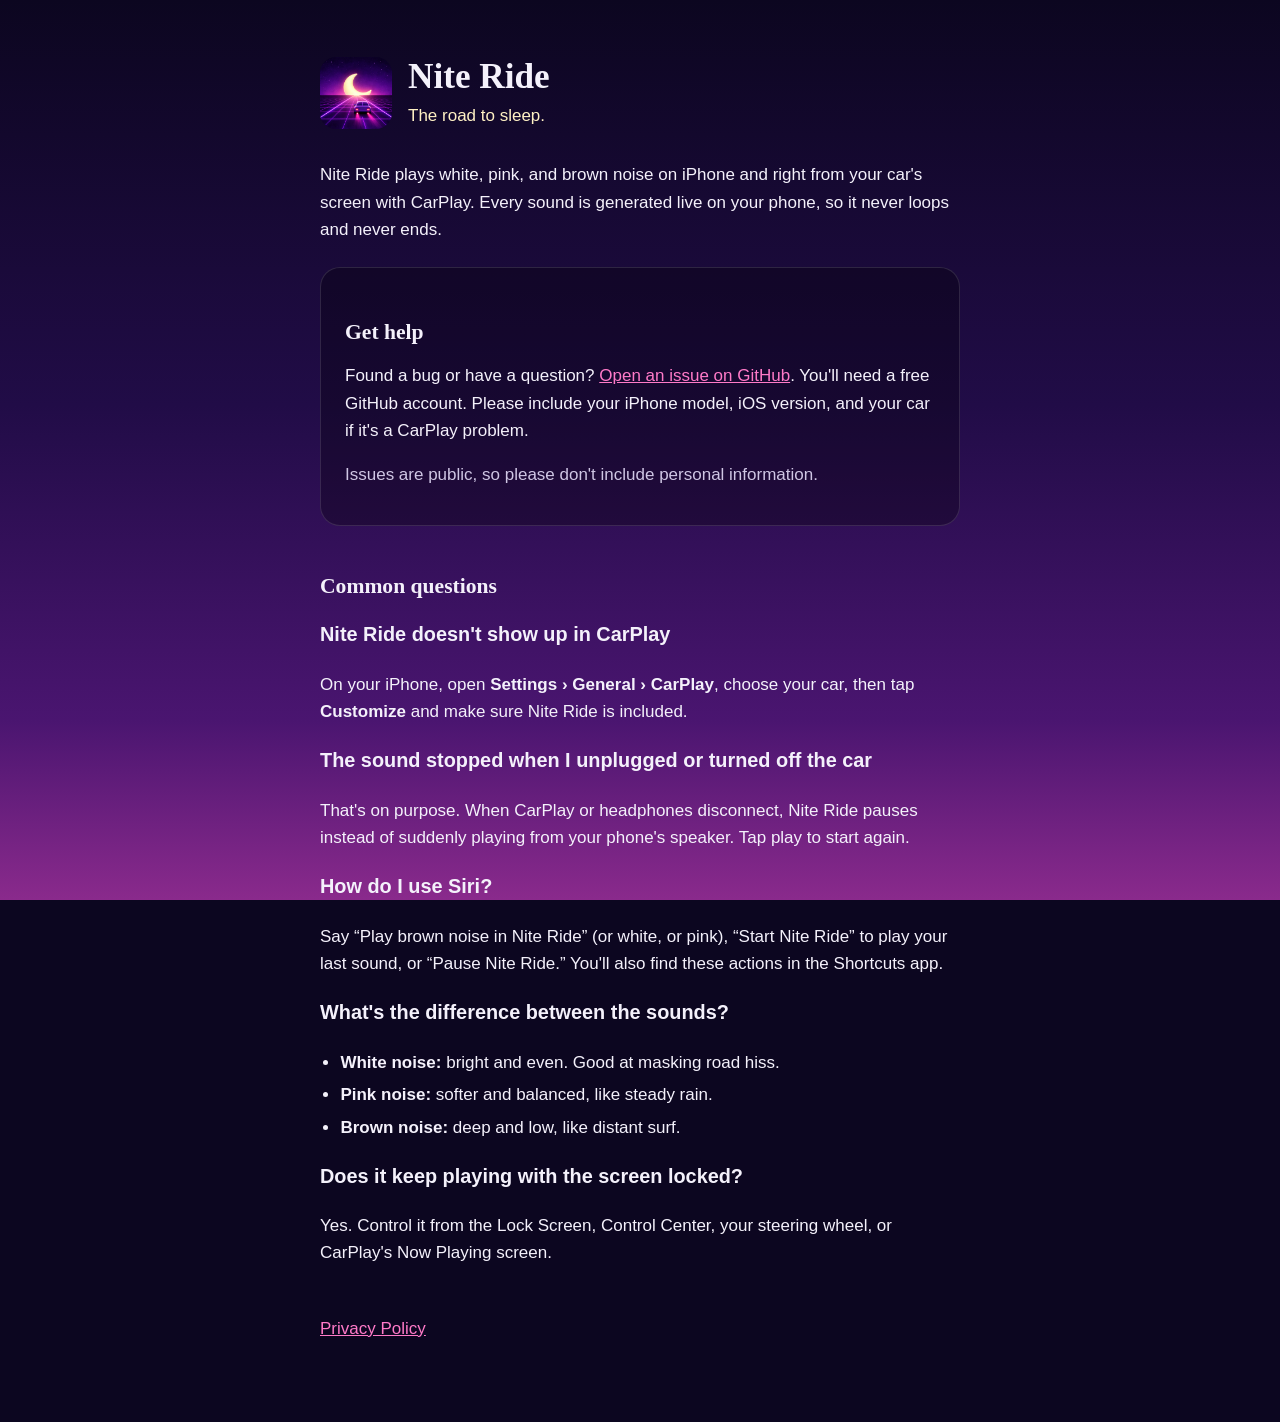
<file: index.html>
<!doctype html>
<html lang="en">
<head>
<meta charset="utf-8">
<meta name="viewport" content="width=device-width, initial-scale=1">
<title>Nite Ride Support</title>
<meta name="description" content="Support for Nite Ride, white, pink, and brown noise for iPhone and CarPlay.">
<link rel="icon" href="icon.png">
<link rel="apple-touch-icon" href="apple-touch-icon.png">
<link rel="stylesheet" href="style.css">
</head>
<body>
<main>
  <header>
    <img src="icon.png" alt="Nite Ride app icon">
    <div>
      <h1>Nite Ride</h1>
      <p class="tagline">The road to sleep.</p>
    </div>
  </header>

  <p>Nite Ride plays white, pink, and brown noise on iPhone and right from your car's screen with CarPlay. Every sound is generated live on your phone, so it never loops and never ends.</p>

  <div class="card">
    <h2>Get help</h2>
    <p>Found a bug or have a question? <a href="https://github.com/danlourenco/nite-ride/issues/new">Open an issue on GitHub</a>. You'll need a free GitHub account. Please include your iPhone model, iOS version, and your car if it's a CarPlay problem.</p>
    <p class="muted">Issues are public, so please don't include personal information.</p>
  </div>

  <h2>Common questions</h2>

  <h3>Nite Ride doesn't show up in CarPlay</h3>
  <p>On your iPhone, open <strong>Settings › General › CarPlay</strong>, choose your car, then tap <strong>Customize</strong> and make sure Nite Ride is included.</p>

  <h3>The sound stopped when I unplugged or turned off the car</h3>
  <p>That's on purpose. When CarPlay or headphones disconnect, Nite Ride pauses instead of suddenly playing from your phone's speaker. Tap play to start again.</p>

  <h3>How do I use Siri?</h3>
  <p>Say “Play brown noise in Nite Ride” (or white, or pink), “Start Nite Ride” to play your last sound, or “Pause Nite Ride.” You'll also find these actions in the Shortcuts app.</p>

  <h3>What's the difference between the sounds?</h3>
  <ul>
    <li><strong>White noise:</strong> bright and even. Good at masking road hiss.</li>
    <li><strong>Pink noise:</strong> softer and balanced, like steady rain.</li>
    <li><strong>Brown noise:</strong> deep and low, like distant surf.</li>
  </ul>

  <h3>Does it keep playing with the screen locked?</h3>
  <p>Yes. Control it from the Lock Screen, Control Center, your steering wheel, or CarPlay's Now Playing screen.</p>

  <nav>
    <a href="privacy.html">Privacy Policy</a>
  </nav>
</main>
</body>
</html>
</file>
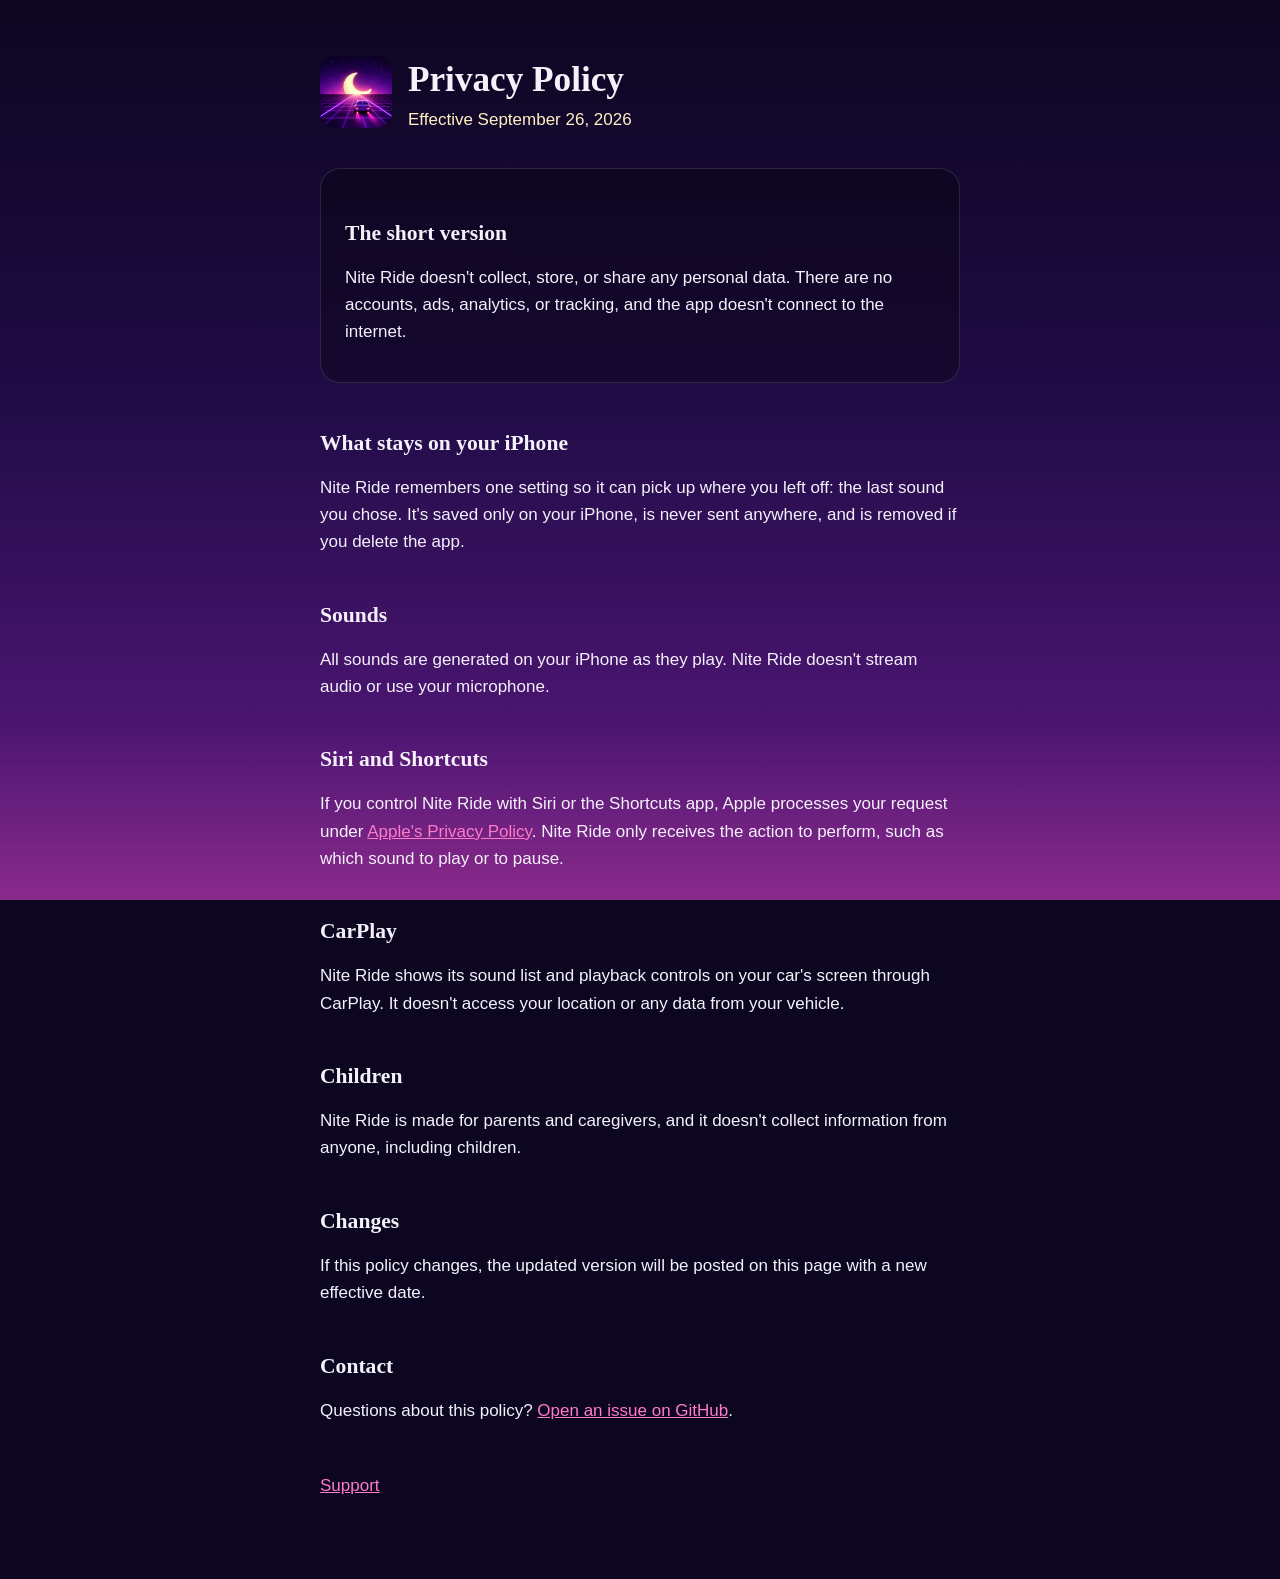
<file: privacy.html>
<!doctype html>
<html lang="en">
<head>
<meta charset="utf-8">
<meta name="viewport" content="width=device-width, initial-scale=1">
<title>Nite Ride Privacy Policy</title>
<meta name="description" content="Nite Ride collects no data.">
<link rel="icon" href="icon.png">
<link rel="apple-touch-icon" href="apple-touch-icon.png">
<link rel="stylesheet" href="style.css">
</head>
<body>
<main>
  <header>
    <a href="./"><img src="icon.png" alt="Nite Ride home"></a>
    <div>
      <h1>Privacy Policy</h1>
      <p class="tagline">Effective September 26, 2026</p>
    </div>
  </header>

  <div class="card">
    <h2>The short version</h2>
    <p>Nite Ride doesn't collect, store, or share any personal data. There are no accounts, ads, analytics, or tracking, and the app doesn't connect to the internet.</p>
  </div>

  <h2>What stays on your iPhone</h2>
  <p>Nite Ride remembers one setting so it can pick up where you left off: the last sound you chose. It's saved only on your iPhone, is never sent anywhere, and is removed if you delete the app.</p>

  <h2>Sounds</h2>
  <p>All sounds are generated on your iPhone as they play. Nite Ride doesn't stream audio or use your microphone.</p>

  <h2>Siri and Shortcuts</h2>
  <p>If you control Nite Ride with Siri or the Shortcuts app, Apple processes your request under <a href="https://www.apple.com/legal/privacy/">Apple's Privacy Policy</a>. Nite Ride only receives the action to perform, such as which sound to play or to pause.</p>

  <h2>CarPlay</h2>
  <p>Nite Ride shows its sound list and playback controls on your car's screen through CarPlay. It doesn't access your location or any data from your vehicle.</p>

  <h2>Children</h2>
  <p>Nite Ride is made for parents and caregivers, and it doesn't collect information from anyone, including children.</p>

  <h2>Changes</h2>
  <p>If this policy changes, the updated version will be posted on this page with a new effective date.</p>

  <h2>Contact</h2>
  <p>Questions about this policy? <a href="https://github.com/danlourenco/nite-ride/issues/new">Open an issue on GitHub</a>.</p>

  <nav>
    <a href="./">Support</a>
  </nav>
</main>
</body>
</html>
</file>
<file: style.css>
:root {
  --night: #0c0620;
  --violet: #210c47;
  --twilight: #4a1570;
  --horizon: #8a2a8c;
  --moon: #fff1c4;
  --pink: #ff7ac8;
  --text: #f4f1fb;
  --muted: #cfc6e4;
}

* { box-sizing: border-box; }

html { background: var(--night); }

body {
  margin: 0;
  min-height: 100vh;
  background: linear-gradient(to bottom, var(--night) 0%, var(--violet) 45%, var(--twilight) 80%, var(--horizon) 100%) fixed;
  color: var(--text);
  font: 17px/1.6 -apple-system, BlinkMacSystemFont, "Segoe UI", sans-serif;
}

main {
  max-width: 680px;
  margin: 0 auto;
  padding: 56px 20px 80px;
}

header { display: flex; align-items: center; gap: 16px; margin-bottom: 32px; }
header img { width: 72px; height: 72px; border-radius: 16px; }
header a { color: inherit; text-decoration: none; }

h1, h2 { font-family: "New York", ui-serif, Georgia, serif; font-weight: 600; line-height: 1.2; }
h1 { font-size: 2.2rem; margin: 0; }
h2 { font-size: 1.35rem; margin: 2.2em 0 0.4em; }

.tagline { color: var(--moon); margin: 4px 0 0; }
.muted { color: var(--muted); }

a { color: var(--pink); }
a:hover { color: var(--moon); }

ul { padding-left: 1.2em; }
li { margin: 0.3em 0; }

.card {
  background: rgba(0, 0, 0, 0.3);
  border: 1px solid rgba(255, 255, 255, 0.12);
  border-radius: 20px;
  padding: 4px 24px 20px;
  margin-top: 24px;
}

nav { margin-top: 48px; display: flex; gap: 24px; flex-wrap: wrap; }
</file>
